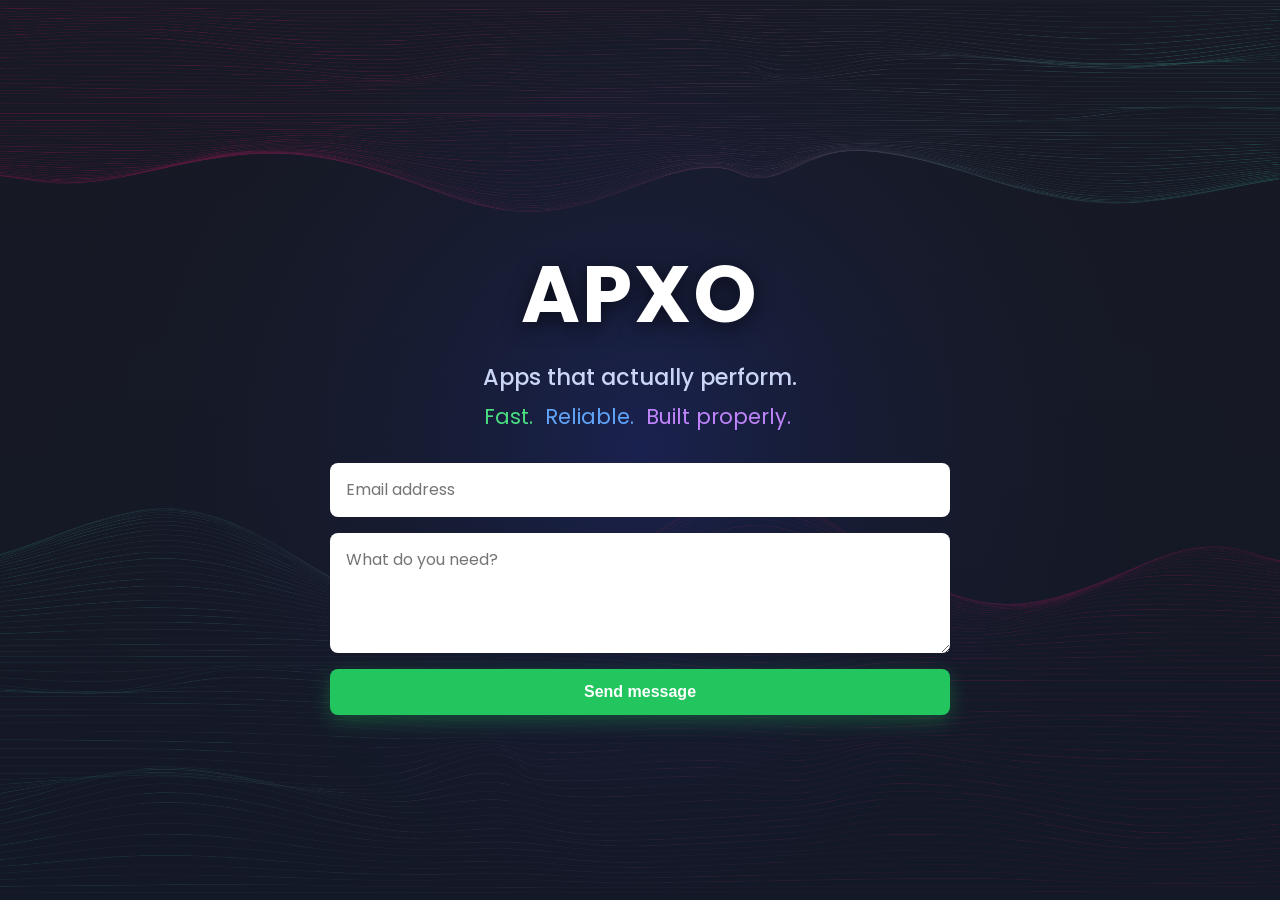
<file: index.html>
<!doctype html>
<html lang="en">
  <head>
    <meta charset="UTF-8" />
    <meta name="viewport" content="width=device-width, initial-scale=1.0" />
    <link
      href="https://fonts.googleapis.com/css2?family=Poppins:wght@400;600;700&display=swap"
      rel="stylesheet"
    />
    <link rel="icon" type="image/png" href="favicon.png" />
    <title>APXO</title>
    <link rel="stylesheet" href="style.css" />
  </head>
  <body>
    <main>
      <h1>APXO</h1>
      <p>Apps that actually perform.</p>
      <p class="sequence">
        <span>Fast.</span>
        <span>Reliable.</span>
        <span>Built properly.</span>
      </p>
      <form
        id="contact-form"
        action="https://formspree.io/f/xwvypnvb"
        method="POST"
      >
        <input type="email" name="email" placeholder="Email address" required />
        <textarea
          name="message"
          placeholder="What do you need?"
          required
        ></textarea>
        <button type="submit">Send message</button>
      </form>
    </main>
    <script src="script.js"></script>
  </body>
</html>
</file>
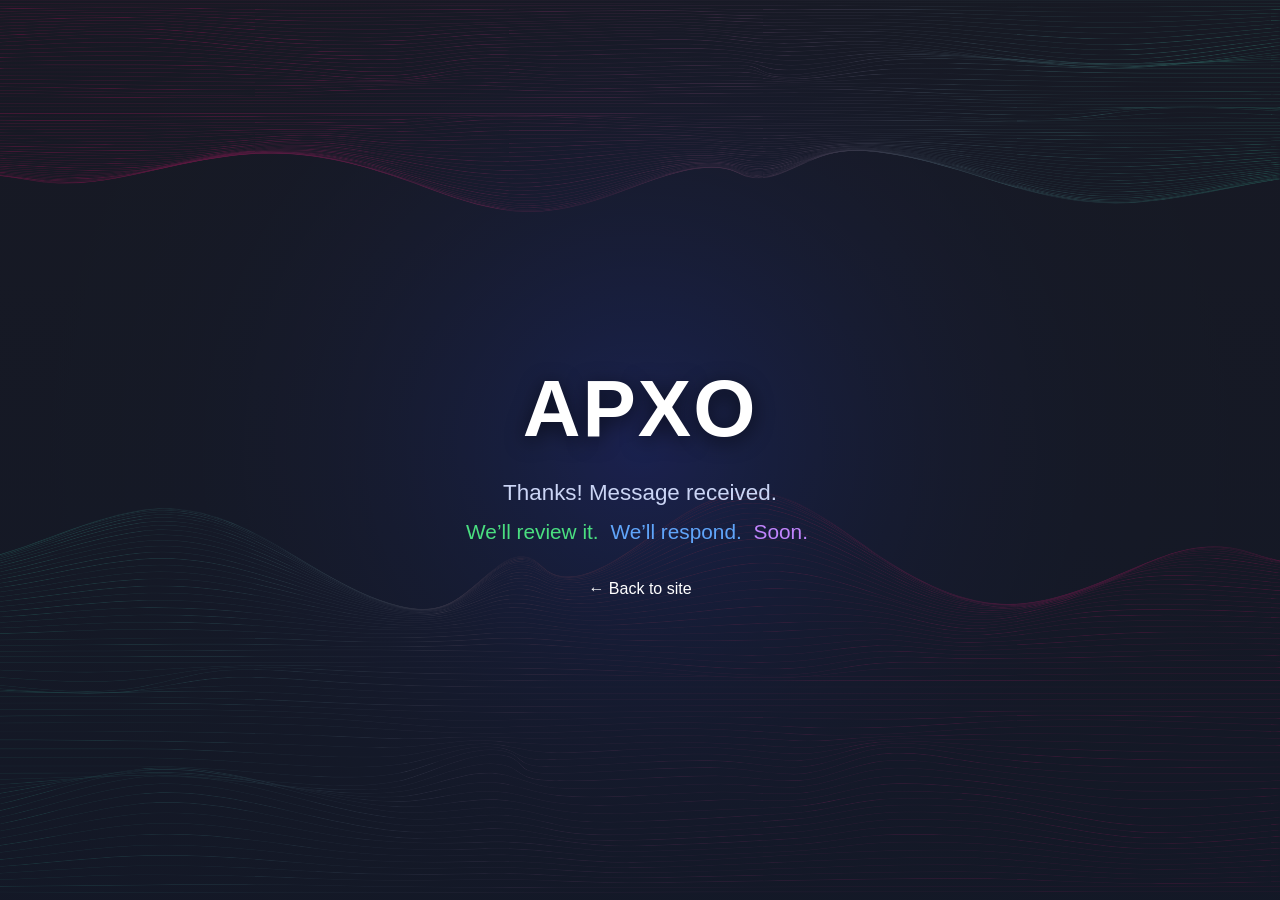
<file: form_response.html>
<!doctype html>
<html lang="en">
  <head>
    <meta charset="UTF-8" />
    <meta name="viewport" content="width=device-width, initial-scale=1.0" />
    <title>APXO</title>
    <link rel="stylesheet" href="style.css" />
  </head>
  <body>
    <main>
      <h1>APXO</h1>
      <p>Thanks! Message received.</p>

      <p class="sequence">
        <span>We’ll review it.</span>
        <span>We’ll respond.</span>
        <span>Soon.</span>
      </p>

      <a href="/" class="back-link">← Back to site</a>
    </main>
  </body>
</html>
</file>
<file: style.css>
body {
  margin: 0;
  font-family: "Poppins", Arial, sans-serif;
  background:
    linear-gradient(rgba(15, 23, 42, 0.55), rgba(15, 23, 42, 0.75)),
    url("bg.svg") center / cover no-repeat;
  animation: backgroundMove 18s ease-in-out infinite alternate;
  color: #ffffff;
  display: flex;
  align-items: center;
  justify-content: center;
  min-height: 100vh;
}

main {
  text-align: center;
  width: 90%;
  max-width: 620px;
  line-height: 1.4;
}

h1 {
  font-size: 5rem;
  font-weight: 700;
  letter-spacing: 2px;
  margin-bottom: 0.75rem;
  color: #ffffff;
  text-shadow: 0 4px 20px rgba(0, 0, 0, 0.6);
}

p {
  font-size: 1.3rem;
  color: #cbd5f5;
  margin: 0.5rem 0;
}

p:first-of-type {
  font-size: 1.4rem;
  font-weight: 500;
}

form {
  display: flex;
  flex-direction: column;
  gap: 1rem;
  margin-top: 2rem;
}

input,
textarea {
  width: 100%;
  box-sizing: border-box;
  padding: 0.9rem 1rem;
  border: none;
  border-radius: 8px;
  font-size: 1rem;
  font-family: inherit;
}

input:focus,
textarea:focus {
  outline: none;
  box-shadow: 0 0 0 2px #22c55e;
}

textarea {
  min-height: 120px;
  resize: vertical;
}

button {
  border: none;
  border-radius: 8px;
  background: #22c55e;
  color: #ffffff;
  padding: 0.9rem 1.5rem;
  font-weight: bold;
  font-size: 1rem;
  cursor: pointer;
  transition: all 0.2s ease;
  box-shadow: 0 6px 20px rgba(34, 197, 94, 0.3);
}

button:hover {
  transform: translateY(-2px);
  opacity: 0.95;
  box-shadow: 0 8px 30px rgba(34, 197, 94, 0.5);
}

@keyframes backgroundMove {
  from {
    background-position: center;
    background-size: 100%;
  }

  to {
    background-position: center 8%;
    background-size: 108%;
  }
}

@media (max-width: 768px) {
  body {
    background-size: auto 100%;
    background-position: center center;
    animation: mobileBackgroundMove 10s ease-in-out infinite alternate;
  }
}

@keyframes mobileBackgroundMove {
  from {
    background-position: 45% center;
  }

  to {
    background-position: 55% center;
  }
}

.sequence span {
  opacity: 0;
  display: inline-block;
  margin-right: 6px;
  animation: fadeInUp 0.6s ease forwards;
}

.sequence span:nth-child(1) {
  animation-delay: 0.4s;
}

.sequence span:nth-child(2) {
  animation-delay: 0.8s;
}

.sequence span:nth-child(3) {
  animation-delay: 1.2s;
}

.sequence span {
  opacity: 0;
  display: inline-block;
  margin-right: 6px;
  animation: fadeInUp 0.6s ease forwards;
}

.sequence span:nth-child(1) {
  animation-delay: 0.4s;
  color: #4ade80;
}

.sequence span:nth-child(2) {
  animation-delay: 0.8s;
  color: #60a5fa;
}

.sequence span:nth-child(3) {
  animation-delay: 1.2s;
  color: #c084fc;
}

@keyframes fadeInUp {
  from {
    opacity: 0;
    transform: translateY(10px);
  }
  to {
    opacity: 1;
    transform: translateY(0);
  }
}

.back-link {
  display: inline-block;
  margin-top: 1.5rem;
  color: #ffffff;
  text-decoration: none;
  font-weight: 500;
}

.back-link:hover {
  color: #22c55e;
}
</file>
